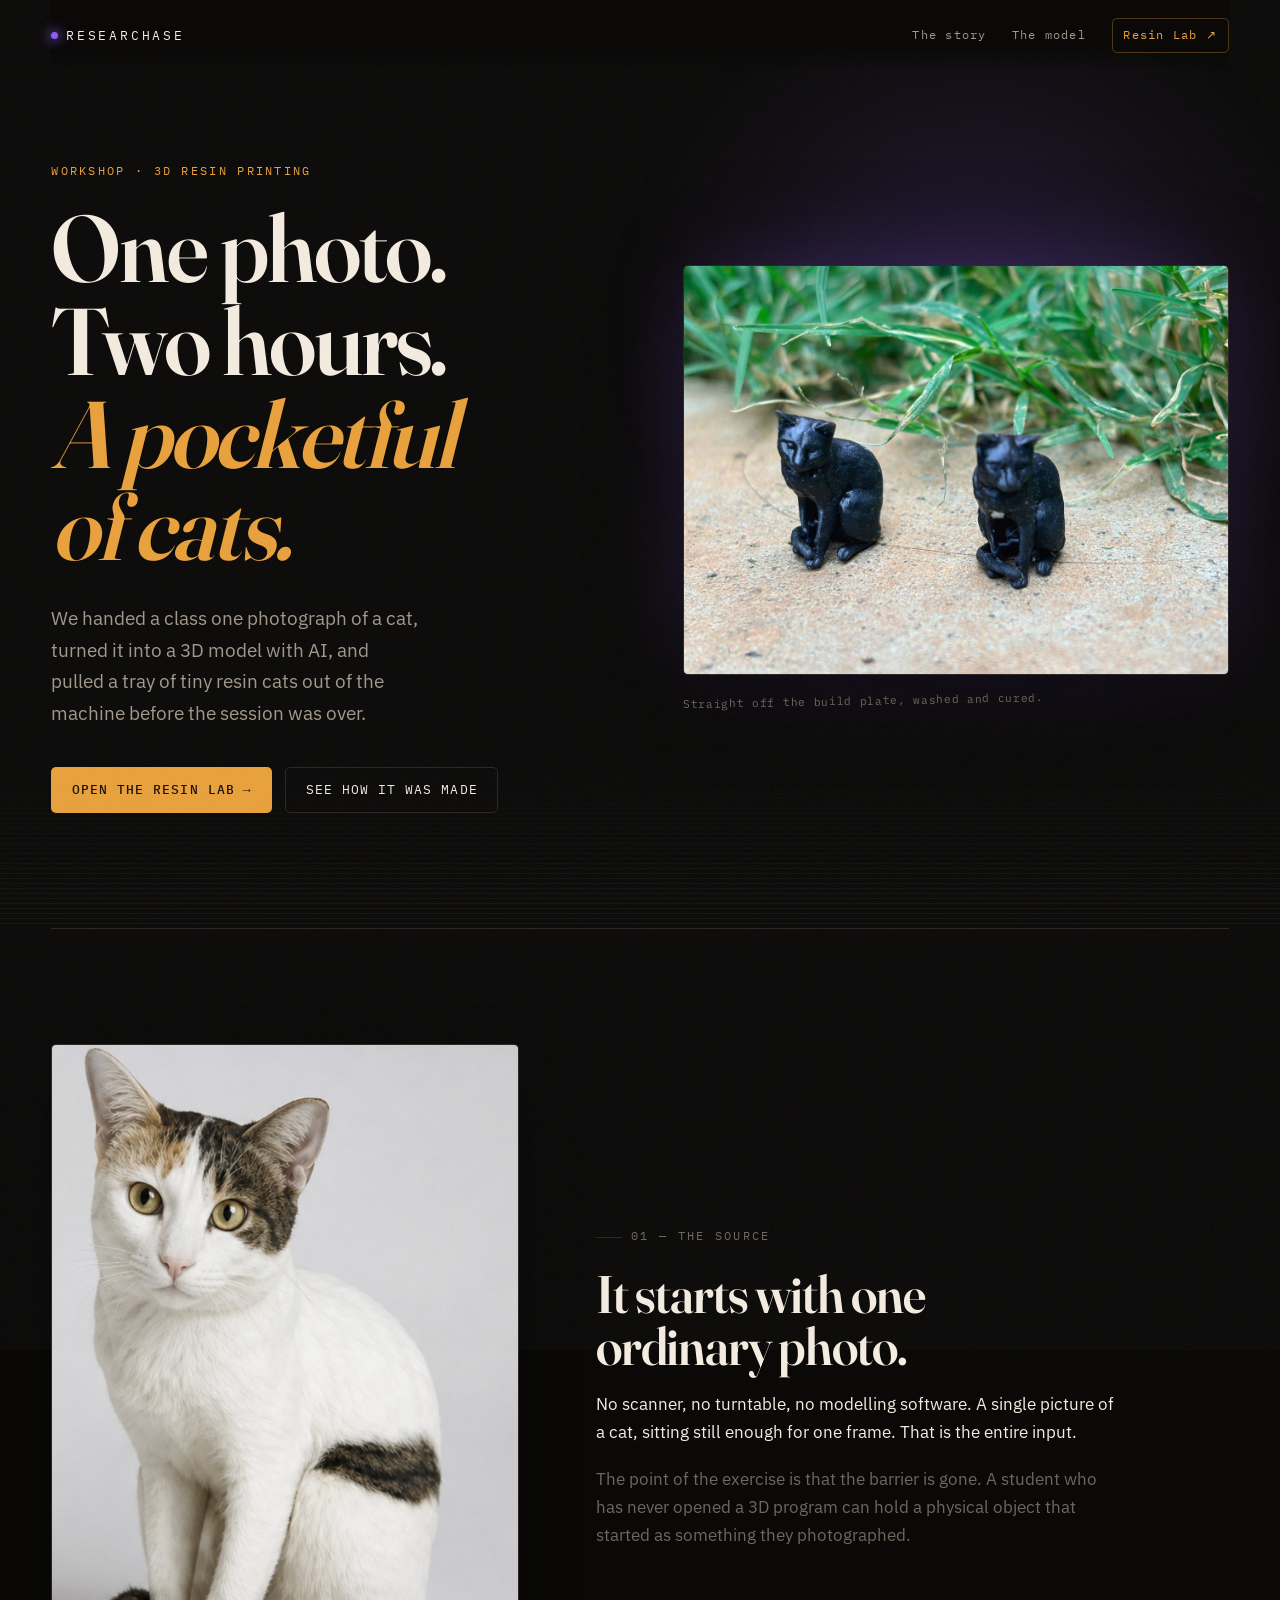
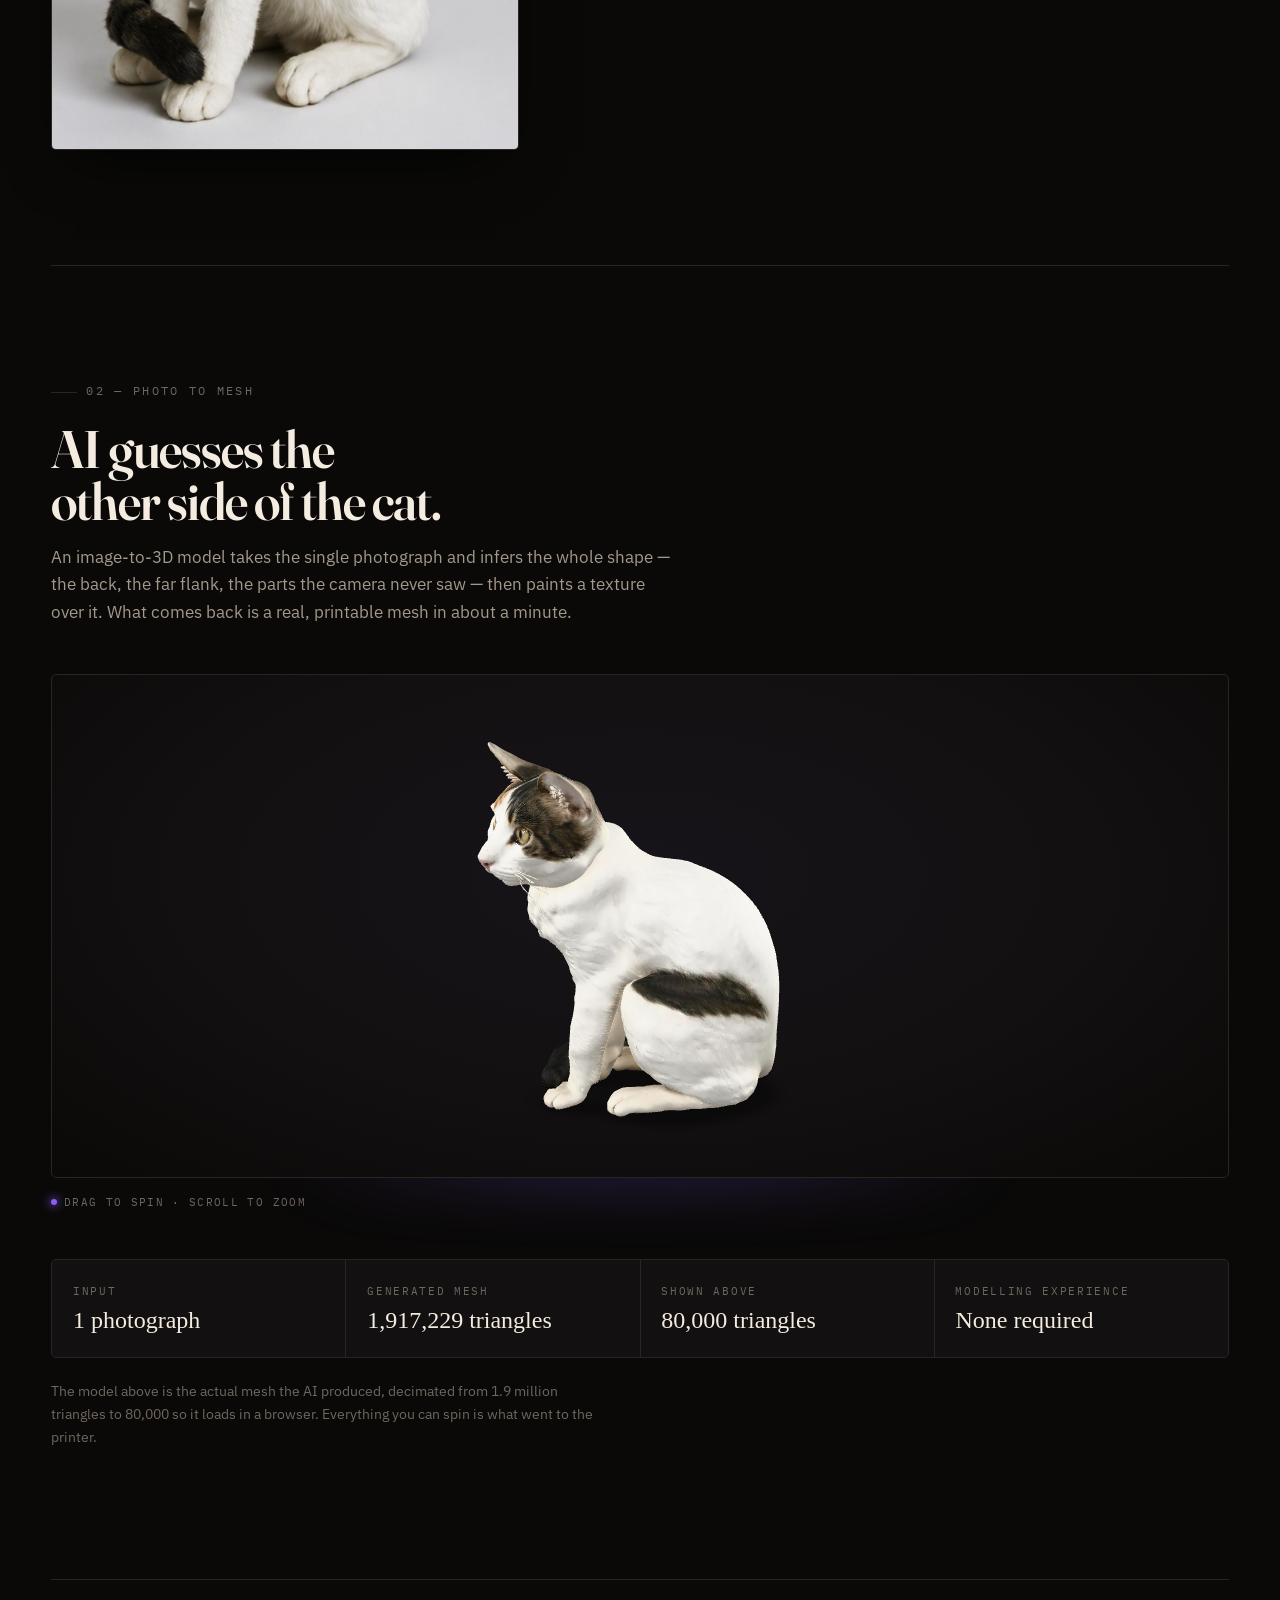
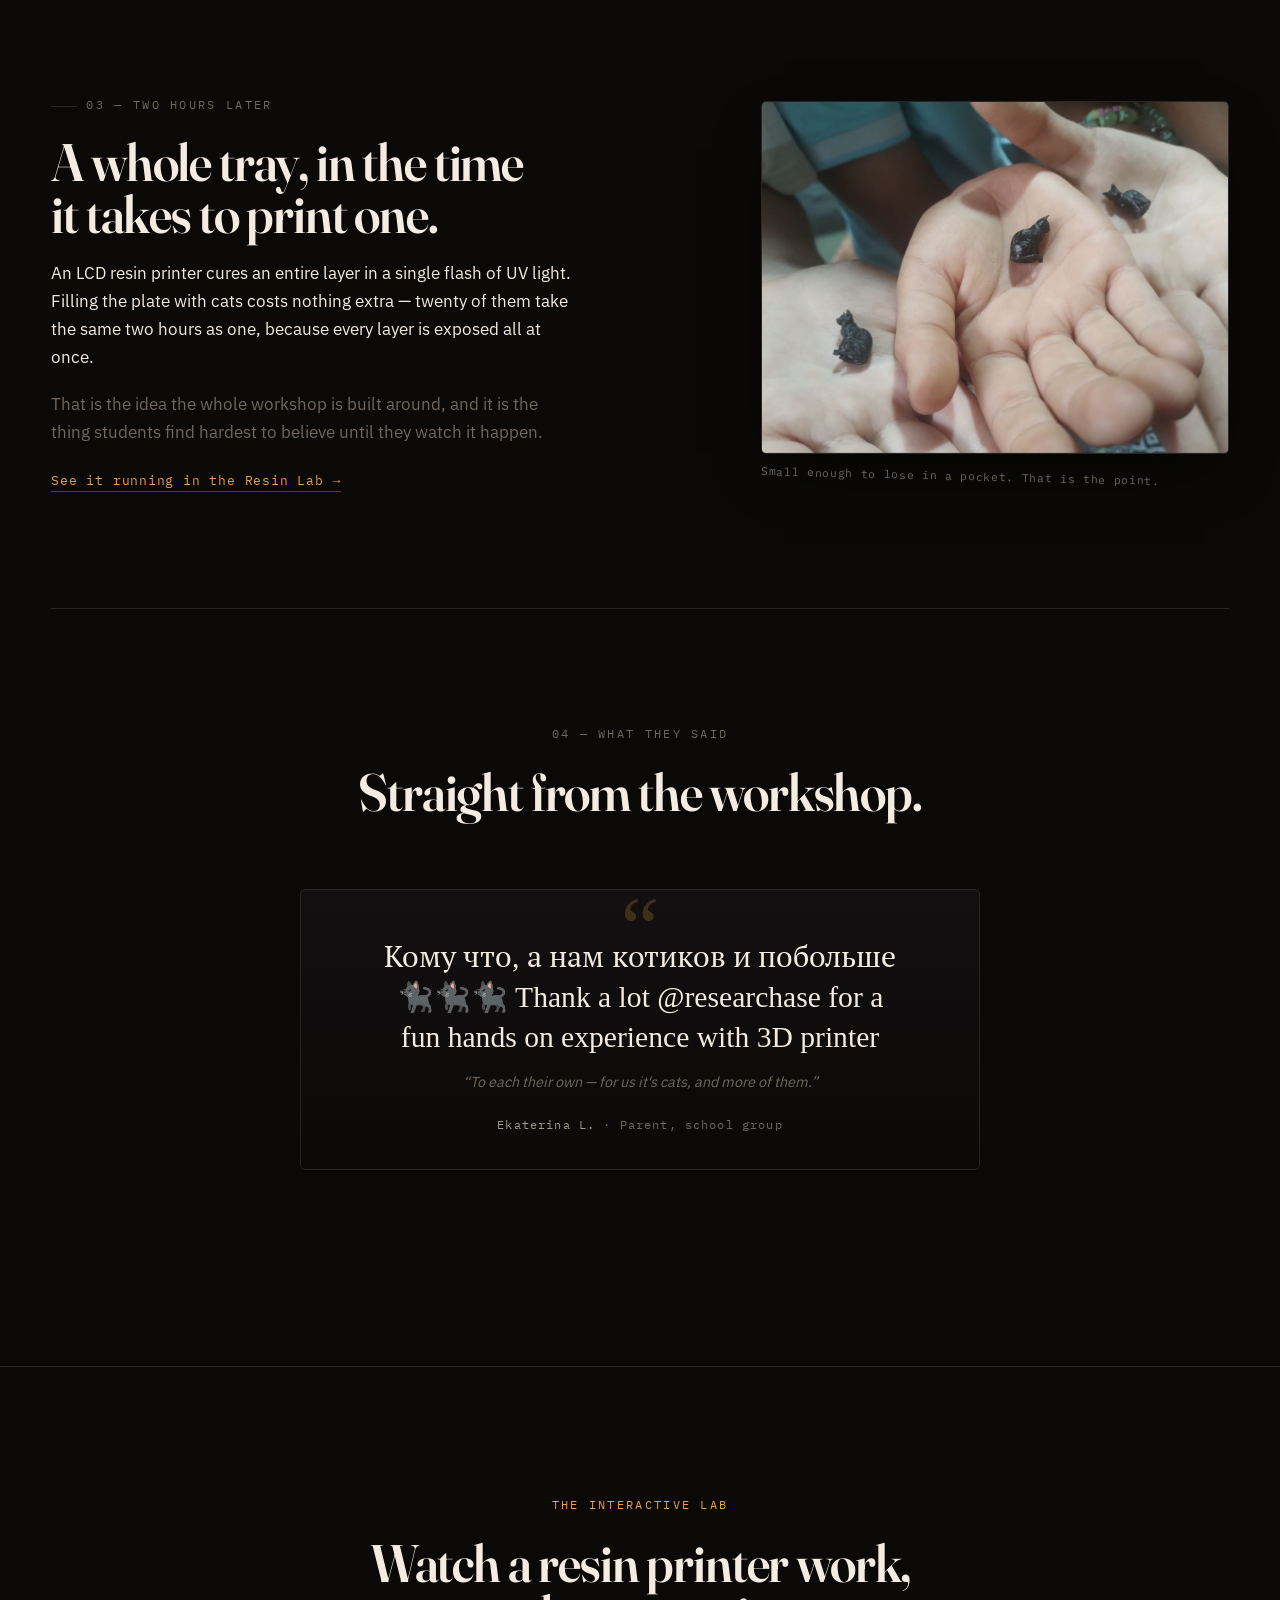
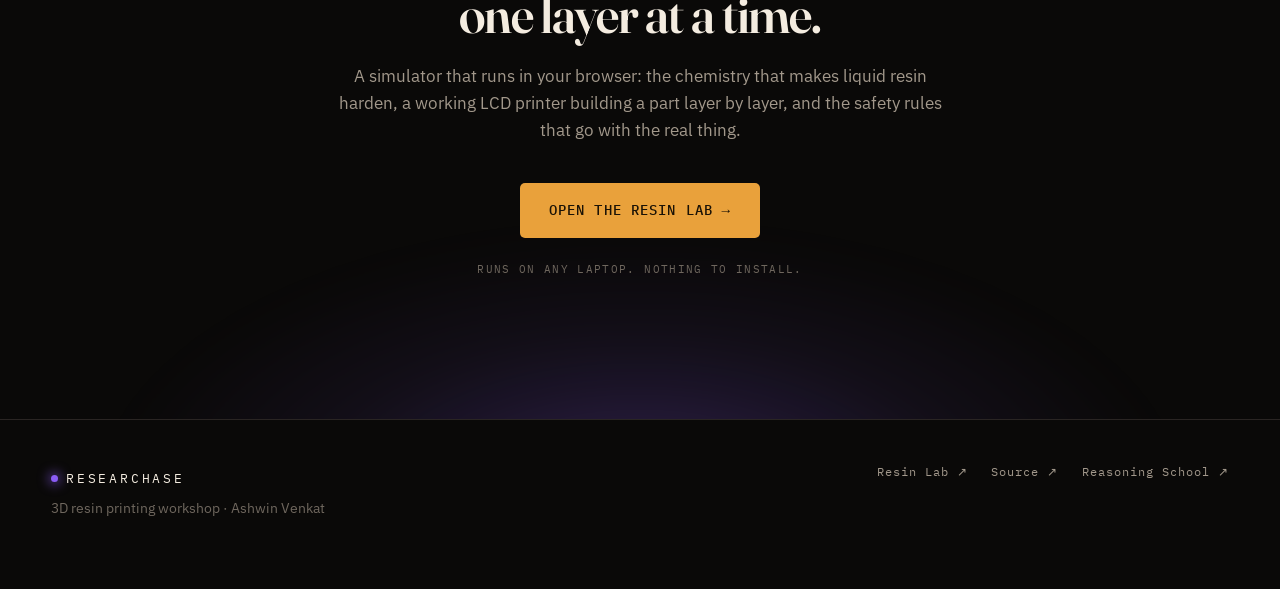
<file: index.html>
<!doctype html>
<html lang="en">
<head>
<meta charset="utf-8">
<!-- Google tag (gtag.js) — G-81ZSMSWMWG -->
<script async src="https://www.googletagmanager.com/gtag/js?id=G-81ZSMSWMWG"></script>
<script>
  window.dataLayer = window.dataLayer || [];
  function gtag(){dataLayer.push(arguments);}

  // Consent Mode v2. Ads storage stays off everywhere — nothing here runs ads.
  gtag('consent', 'default', {
    'ad_storage': 'denied',
    'ad_user_data': 'denied',
    'ad_personalization': 'denied',
    'analytics_storage': 'granted'
  });
  // EEA/UK/CH: no analytics cookie without consent. Google fills the gap with
  // modelled data instead. Swap to a consent banner if full EEA data is needed.
  gtag('consent', 'default', {
    'analytics_storage': 'denied',
    'region': ['AT','BE','BG','HR','CY','CZ','DK','EE','FI','FR','DE','GR','HU','IS','IE','IT','LV','LI','LT','LU','MT','NL','NO','PL','PT','RO','SK','SI','ES','SE','GB','CH']
  });

  gtag('js', new Date());
  gtag('config', 'G-81ZSMSWMWG');
</script>
<meta name="viewport" content="width=device-width, initial-scale=1">
<title>One photo, two hours, a pocketful of cats — Researchase</title>
<meta name="description" content="How a Researchase workshop turned a photograph of a cat into a 3D model with AI, then resin-printed a tray of them in two hours.">
<meta property="og:title" content="One photo, two hours, a pocketful of cats">
<meta property="og:description" content="A Researchase 3D resin printing workshop: photo → AI 3D model → a tray of tiny cats.">
<meta property="og:image" content="assets/printed-cats.jpg">
<meta property="og:type" content="website">
<link rel="icon" href="data:image/svg+xml,<svg xmlns='http://www.w3.org/2000/svg' viewBox='0 0 100 100'><text y='.9em' font-size='90'>🐈‍⬛</text></svg>">
<link rel="preload" href="assets/fonts/fraunces-400_700.woff2" as="font" type="font/woff2" crossorigin>
<link rel="stylesheet" href="assets/fonts.css?v=6">
<link rel="stylesheet" href="styles.css?v=6">
</head>
<body>

<div class="grain" aria-hidden="true"></div>

<header class="topbar">
  <a class="mark" href="#top">
    <span class="mark-dot" aria-hidden="true"></span>
    Researchase
  </a>
  <nav class="topnav">
    <a href="#story">The story</a>
    <a href="#model">The model</a>
    <a class="topnav-cta" href="https://researchase.github.io/resin-printing-workshop/lab/" target="_blank" rel="noopener">Resin Lab <span aria-hidden="true">↗</span></a>
  </nav>
</header>

<main id="top">

  <!-- ============================ HERO ============================ -->
  <section class="hero">
    <div class="hero-glow" aria-hidden="true"></div>
    <div class="hero-inner">
      <div class="hero-copy">
        <p class="kicker reveal" style="--d:0ms">Workshop · 3D resin printing</p>
        <h1 class="reveal" style="--d:80ms">
          One photo.<br>
          Two hours.<br>
          <em>A pocketful<br>of cats.</em>
        </h1>
        <p class="lede reveal" style="--d:200ms">
          We handed a class one photograph of a cat, turned it into a 3D model with AI,
          and pulled a tray of tiny resin cats out of the machine before the session was over.
        </p>
        <div class="hero-actions reveal" style="--d:300ms">
          <a class="btn btn-primary" href="https://researchase.github.io/resin-printing-workshop/lab/" target="_blank" rel="noopener">
            Open the Resin Lab
            <span class="btn-arrow" aria-hidden="true">→</span>
          </a>
          <a class="btn btn-ghost" href="#story">See how it was made</a>
        </div>
      </div>

      <figure class="hero-shot reveal" style="--d:380ms">
        <img src="assets/printed-cats.jpg" width="1280" height="960"
             alt="Two small black resin-printed cats standing on a stone paving slab in front of grass.">
        <figcaption>Straight off the build plate, washed and cured.</figcaption>
      </figure>
    </div>
    <div class="layerlines" aria-hidden="true"></div>
  </section>

  <!-- ============================ 01 SOURCE ============================ -->
  <section class="step" id="story">
    <div class="step-grid">
      <figure class="shot shot-tilt-l">
        <img src="assets/source-cat.jpg" width="854" height="1290" loading="lazy"
             alt="Photograph of a white cat with tabby markings, sitting and facing the camera.">
      </figure>
      <div class="step-copy">
        <p class="stepno">01 — the source</p>
        <h2>It starts with one ordinary photo.</h2>
        <p>
          No scanner, no turntable, no modelling software. A single picture of a cat,
          sitting still enough for one frame. That is the entire input.
        </p>
        <p class="muted">
          The point of the exercise is that the barrier is gone. A student who has never
          opened a 3D program can hold a physical object that started as something they
          photographed.
        </p>
      </div>
    </div>
  </section>

  <!-- ============================ 02 AI → 3D ============================ -->
  <section class="step step-model" id="model">
    <div class="model-head">
      <p class="stepno">02 — photo to mesh</p>
      <h2>AI guesses the other side of the cat.</h2>
      <p class="lede-2">
        An image-to-3D model takes the single photograph and infers the whole shape — the
        back, the far flank, the parts the camera never saw — then paints a texture over it.
        What comes back is a real, printable mesh in about a minute.
      </p>
    </div>

    <div class="viewer-wrap">
      <div class="viewer-glow" aria-hidden="true"></div>
      <model-viewer
        src="assets/cat.glb"
        alt="Interactive 3D model of a cat, generated from a single photograph."
        camera-controls
        auto-rotate
        rotation-per-second="16deg"
        interaction-prompt="none"
        shadow-intensity="0.9"
        shadow-softness="0.8"
        exposure="1.15"
        environment-image="neutral"
        camera-orbit="25deg 78deg auto"
        camera-target="auto auto auto"
        min-field-of-view="16deg"
        max-field-of-view="38deg"
        touch-action="pan-y"
        loading="lazy">
        <div class="poster" slot="poster">
          <span class="spinner" aria-hidden="true"></span>
          <span>loading the mesh…</span>
        </div>
        <div class="viewer-hint" slot="interaction-prompt">drag to spin</div>
      </model-viewer>
      <p class="viewer-cap">
        <span class="dot" aria-hidden="true"></span>
        Drag to spin · scroll to zoom
      </p>
    </div>

    <div class="specs">
      <div class="spec">
        <span class="spec-k">Input</span>
        <span class="spec-v">1 photograph</span>
      </div>
      <div class="spec">
        <span class="spec-k">Generated mesh</span>
        <span class="spec-v">1,917,229 triangles</span>
      </div>
      <div class="spec">
        <span class="spec-k">Shown above</span>
        <span class="spec-v">80,000 triangles</span>
      </div>
      <div class="spec">
        <span class="spec-k">Modelling experience</span>
        <span class="spec-v">None required</span>
      </div>
    </div>
    <p class="footnote">
      The model above is the actual mesh the AI produced, decimated from 1.9 million
      triangles to 80,000 so it loads in a browser. Everything you can spin is what went
      to the printer.
    </p>
  </section>

  <!-- ============================ 03 PRINTED ============================ -->
  <section class="step step-print">
    <div class="step-grid step-grid-rev">
      <div class="step-copy">
        <p class="stepno">03 — two hours later</p>
        <h2>A whole tray, in the time it takes to print one.</h2>
        <p>
          An LCD resin printer cures an entire layer in a single flash of UV light. Filling
          the plate with cats costs nothing extra — twenty of them take the same two hours
          as one, because every layer is exposed all at once.
        </p>
        <p class="muted">
          That is the idea the whole workshop is built around, and it is the thing students
          find hardest to believe until they watch it happen.
        </p>
        <a class="inline-link" href="https://researchase.github.io/resin-printing-workshop/lab/" target="_blank" rel="noopener">See it running in the Resin Lab →</a>
      </div>
      <figure class="shot shot-tilt-r">
        <img src="assets/cats-in-hands.jpg" width="1280" height="964" loading="lazy"
             alt="Two children's open hands holding three tiny black resin-printed cats.">
        <figcaption>Small enough to lose in a pocket. That is the point.</figcaption>
      </figure>
    </div>
  </section>

  <!-- ============================ TESTIMONIALS ============================ -->
  <section class="voices" id="voices">
    <p class="stepno center">04 — what they said</p>
    <h2 class="center">Straight from the workshop.</h2>
    <div class="quote-grid" id="quote-grid"><!-- rendered from QUOTES in app.js --></div>
  </section>

  <!-- ============================ CTA ============================ -->
  <section class="cta">
    <div class="cta-glow" aria-hidden="true"></div>
    <div class="cta-inner">
      <p class="kicker">The interactive lab</p>
      <h2>Watch a resin printer work,<br>one layer at a time.</h2>
      <p class="lede-2">
        A simulator that runs in your browser: the chemistry that makes liquid resin harden,
        a working LCD printer building a part layer by layer, and the safety rules that go
        with the real thing.
      </p>
      <a class="btn btn-primary btn-lg" href="https://researchase.github.io/resin-printing-workshop/lab/" target="_blank" rel="noopener">
        Open the Resin Lab
        <span class="btn-arrow" aria-hidden="true">→</span>
      </a>
      <p class="cta-note">Runs on any laptop. Nothing to install.</p>
    </div>
  </section>

</main>

<footer class="foot">
  <div class="foot-inner">
    <div>
      <p class="mark mark-foot"><span class="mark-dot" aria-hidden="true"></span>Researchase</p>
      <p class="muted small">3D resin printing workshop · Ashwin Venkat</p>
    </div>
    <nav class="foot-links">
      <a href="https://researchase.github.io/resin-printing-workshop/lab/" target="_blank" rel="noopener">Resin Lab ↗</a>
      <a href="https://github.com/researchase/resin-printing-workshop" target="_blank" rel="noopener noreferrer">Source ↗</a>
      <a href="https://reasoning.school" target="_blank" rel="noopener noreferrer">Reasoning School ↗</a>
    </nav>
  </div>
</footer>

<script type="module" src="assets/model-viewer.min.js"></script>
<script src="app.js?v=6"></script>
</body>
</html>
</file>
<file: assets/fonts.css>
/* Fraunces & IBM Plex - SIL Open Font License 1.1, self-hosted */
@font-face {
  font-family: 'Fraunces';
  font-style: normal;
  font-weight: 400 700;
  font-display: swap;
  src: url(./fonts/fraunces-400_700.woff2) format('woff2');
  unicode-range: U+0000-00FF, U+0131, U+0152-0153, U+02BB-02BC, U+02C6, U+02DA, U+02DC, U+0304, U+0308, U+0329, U+2000-206F, U+20AC, U+2122, U+2191, U+2193, U+2212, U+2215, U+FEFF, U+FFFD;
}
@font-face {
  font-family: 'IBM Plex Mono';
  font-style: normal;
  font-weight: 400;
  font-display: swap;
  src: url(./fonts/ibmplexmono-400.woff2) format('woff2');
  unicode-range: U+0000-00FF, U+0131, U+0152-0153, U+02BB-02BC, U+02C6, U+02DA, U+02DC, U+0304, U+0308, U+0329, U+2000-206F, U+20AC, U+2122, U+2191, U+2193, U+2212, U+2215, U+FEFF, U+FFFD;
}
@font-face {
  font-family: 'IBM Plex Mono';
  font-style: normal;
  font-weight: 500;
  font-display: swap;
  src: url(./fonts/ibmplexmono-500.woff2) format('woff2');
  unicode-range: U+0000-00FF, U+0131, U+0152-0153, U+02BB-02BC, U+02C6, U+02DA, U+02DC, U+0304, U+0308, U+0329, U+2000-206F, U+20AC, U+2122, U+2191, U+2193, U+2212, U+2215, U+FEFF, U+FFFD;
}
@font-face {
  font-family: 'IBM Plex Sans';
  font-style: normal;
  font-weight: 400;
  font-stretch: 100%;
  font-display: swap;
  src: url(./fonts/ibmplexsans-400.woff2) format('woff2');
  unicode-range: U+0000-00FF, U+0131, U+0152-0153, U+02BB-02BC, U+02C6, U+02DA, U+02DC, U+0304, U+0308, U+0329, U+2000-206F, U+20AC, U+2122, U+2191, U+2193, U+2212, U+2215, U+FEFF, U+FFFD;
}
@font-face {
  font-family: 'IBM Plex Sans';
  font-style: normal;
  font-weight: 500;
  font-stretch: 100%;
  font-display: swap;
  src: url(./fonts/ibmplexsans-500.woff2) format('woff2');
  unicode-range: U+0000-00FF, U+0131, U+0152-0153, U+02BB-02BC, U+02C6, U+02DA, U+02DC, U+0304, U+0308, U+0329, U+2000-206F, U+20AC, U+2122, U+2191, U+2193, U+2212, U+2215, U+FEFF, U+FFFD;
}
@font-face {
  font-family: 'IBM Plex Sans';
  font-style: normal;
  font-weight: 600;
  font-stretch: 100%;
  font-display: swap;
  src: url(./fonts/ibmplexsans-600.woff2) format('woff2');
  unicode-range: U+0000-00FF, U+0131, U+0152-0153, U+02BB-02BC, U+02C6, U+02DA, U+02DC, U+0304, U+0308, U+0329, U+2000-206F, U+20AC, U+2122, U+2191, U+2193, U+2212, U+2215, U+FEFF, U+FFFD;
}

/* Cyrillic coverage: Fraunces has none, so PT Serif fills that range */
@font-face {
  font-family: 'Fraunces';
  font-style: normal;
  font-weight: 400;
  font-display: swap;
  src: url(./fonts/ptserif-cyr-400.woff2) format('woff2');
  unicode-range: U+0301, U+0400-045F, U+0490-0491, U+04B0-04B1, U+2116;
}
@font-face {
  font-family: 'Fraunces';
  font-style: normal;
  font-weight: 700;
  font-display: swap;
  src: url(./fonts/ptserif-cyr-700.woff2) format('woff2');
  unicode-range: U+0301, U+0400-045F, U+0490-0491, U+04B0-04B1, U+2116;
}
@font-face {
  font-family: 'IBM Plex Sans';
  font-style: normal;
  font-weight: 400;
  font-stretch: 100%;
  font-display: swap;
  src: url(./fonts/ibmplexsans-cyr-400.woff2) format('woff2');
  unicode-range: U+0301, U+0400-045F, U+0490-0491, U+04B0-04B1, U+2116;
}
@font-face {
  font-family: 'IBM Plex Sans';
  font-style: normal;
  font-weight: 500;
  font-stretch: 100%;
  font-display: swap;
  src: url(./fonts/ibmplexsans-cyr-500.woff2) format('woff2');
  unicode-range: U+0301, U+0400-045F, U+0490-0491, U+04B0-04B1, U+2116;
}
@font-face {
  font-family: 'IBM Plex Sans';
  font-style: normal;
  font-weight: 600;
  font-stretch: 100%;
  font-display: swap;
  src: url(./fonts/ibmplexsans-cyr-600.woff2) format('woff2');
  unicode-range: U+0301, U+0400-045F, U+0490-0491, U+04B0-04B1, U+2116;
}
</file>
<file: styles.css>
/* =========================================================================
   Researchase — 3D resin printing workshop
   Darkroom palette: the inside of a resin vat. Warm near-black, cured-resin
   cream, amber for the material, 405 nm violet for the light.
   ========================================================================= */

:root {
  --ink:        #0a0908;
  --ink-2:      #121010;
  --ink-3:      #1a1716;
  --line:       #2a2523;
  --cream:      #f4ece0;
  --dim:        #a2988b;
  --dimmer:     #6f675e;
  --amber:      #e9a13b;
  --amber-soft: #f6cd8b;
  --uv:         #8b5cf6;
  --uv-soft:    #b79bff;

  --shell: min(1240px, 92vw);
  --rad: 5px;

  --font-display: "Fraunces", Georgia, "Times New Roman", serif;
  --font-body: "IBM Plex Sans", system-ui, -apple-system, sans-serif;
  --font-mono: "IBM Plex Mono", ui-monospace, "SF Mono", Menlo, monospace;
}

* { box-sizing: border-box; }

html { scroll-behavior: smooth; }
@media (prefers-reduced-motion: reduce) { html { scroll-behavior: auto; } }

body {
  margin: 0;
  background: var(--ink);
  color: var(--cream);
  font-family: var(--font-body);
  font-size: 17px;
  line-height: 1.65;
  -webkit-font-smoothing: antialiased;
  overflow-x: hidden;
}

img { max-width: 100%; height: auto; display: block; }

h1, h2 {
  font-family: var(--font-display);
  font-weight: 600;
  font-variation-settings: "SOFT" 12, "WONK" 1, "opsz" 108;
  letter-spacing: -0.022em;
  line-height: 0.98;
  margin: 0;
  text-wrap: balance;
}

h1 { font-size: clamp(2.9rem, 7.4vw, 6.1rem); }
h2 { font-size: clamp(2rem, 4.2vw, 3.3rem); }

h1 em {
  font-style: italic;
  color: var(--amber);
  font-variation-settings: "SOFT" 30, "WONK" 1, "opsz" 144;
}

p { margin: 0 0 1.1em; }

/* ---------- shared bits ---------- */

.kicker, .stepno {
  font-family: var(--font-mono);
  font-size: 0.72rem;
  letter-spacing: 0.2em;
  text-transform: uppercase;
  color: var(--amber);
  margin: 0 0 1.4rem;
}
.stepno { color: var(--dimmer); }
.stepno::before {
  content: "";
  display: inline-block;
  width: 26px;
  height: 1px;
  background: var(--line);
  vertical-align: middle;
  margin-right: 0.8em;
}
.center { text-align: center; }
.stepno.center::before { display: none; }

.lede {
  font-size: clamp(1.06rem, 1.5vw, 1.3rem);
  color: var(--dim);
  max-width: 34ch;
  margin-top: 1.8rem;
}
.lede-2 {
  font-size: clamp(1rem, 1.3vw, 1.15rem);
  color: var(--dim);
  max-width: 62ch;
}
.muted { color: var(--dimmer); }
.small { font-size: 0.85rem; }

.btn {
  display: inline-flex;
  align-items: center;
  gap: 0.6em;
  padding: 0.85em 1.5em;
  border-radius: var(--rad);
  font-family: var(--font-mono);
  font-size: 0.82rem;
  letter-spacing: 0.08em;
  text-transform: uppercase;
  text-decoration: none;
  border: 1px solid transparent;
  transition: transform .25s cubic-bezier(.2,.8,.3,1), background-color .25s, border-color .25s, color .25s;
}
.btn-primary {
  background: var(--amber);
  color: #1a1206;
  font-weight: 500;
}
.btn-primary:hover { background: var(--amber-soft); transform: translateY(-2px); }
.btn-ghost {
  color: var(--cream);
  border-color: var(--line);
}
.btn-ghost:hover { border-color: var(--dim); transform: translateY(-2px); }
.btn-lg { padding: 1.05em 2em; font-size: 0.88rem; }
.btn-arrow { transition: transform .25s cubic-bezier(.2,.8,.3,1); }
.btn:hover .btn-arrow { transform: translateX(4px); }

.inline-link {
  font-family: var(--font-mono);
  font-size: 0.82rem;
  letter-spacing: 0.06em;
  color: var(--amber);
  text-decoration: none;
  border-bottom: 1px solid rgba(233,161,59,.35);
  padding-bottom: 2px;
  transition: border-color .25s, color .25s;
}
.inline-link:hover { color: var(--amber-soft); border-color: var(--amber-soft); }

/* film grain over everything */
.grain {
  position: fixed;
  inset: -50%;
  pointer-events: none;
  z-index: 9;
  opacity: 0.05;
  background-image: url("data:image/svg+xml,%3Csvg xmlns='http://www.w3.org/2000/svg' width='220' height='220'%3E%3Cfilter id='n'%3E%3CfeTurbulence type='fractalNoise' baseFrequency='.85' numOctaves='3'/%3E%3C/filter%3E%3Crect width='220' height='220' filter='url(%23n)'/%3E%3C/svg%3E");
}

/* the layer-line motif: a resin print, seen edge on */
.layerlines {
  position: absolute;
  inset: auto 0 0 0;
  height: 180px;
  pointer-events: none;
  background-image: repeating-linear-gradient(
    to bottom,
    rgba(244,236,224,.05) 0 1px,
    transparent 1px 5px
  );
  -webkit-mask-image: linear-gradient(to bottom, transparent, #000);
  mask-image: linear-gradient(to bottom, transparent, #000);
}

/* ---------- top bar ---------- */

.topbar {
  position: sticky;
  top: 0;
  z-index: 20;
  display: flex;
  align-items: center;
  justify-content: space-between;
  gap: 1rem;
  width: var(--shell);
  margin: 0 auto;
  padding: 1.15rem 0;
  background: linear-gradient(to bottom, var(--ink) 62%, transparent);
}
.mark {
  display: inline-flex;
  align-items: center;
  gap: 0.6em;
  font-family: var(--font-mono);
  font-size: 0.8rem;
  letter-spacing: 0.22em;
  text-transform: uppercase;
  color: var(--cream);
  text-decoration: none;
  margin: 0;
}
.mark-dot {
  width: 7px; height: 7px;
  border-radius: 50%;
  background: var(--uv);
  box-shadow: 0 0 12px 2px rgba(139,92,246,.7);
}
.topnav { display: flex; align-items: center; gap: 1.6rem; }
.topnav a {
  font-family: var(--font-mono);
  font-size: 0.76rem;
  letter-spacing: 0.1em;
  color: var(--dim);
  text-decoration: none;
  transition: color .2s;
}
.topnav a:hover { color: var(--cream); }
.topnav-cta {
  color: var(--amber) !important;
  border: 1px solid rgba(233,161,59,.3);
  border-radius: var(--rad);
  padding: 0.5em 0.9em;
}
.topnav-cta:hover { background: rgba(233,161,59,.09); }

/* ---------- hero ---------- */

.hero { position: relative; padding: clamp(3rem, 7vw, 6rem) 0 clamp(4rem, 9vw, 8rem); }
.hero-glow {
  position: absolute;
  top: -14%;
  right: -6%;
  width: min(760px, 78vw);
  aspect-ratio: 1;
  background: radial-gradient(circle, rgba(139,92,246,.20), rgba(139,92,246,.05) 45%, transparent 68%);
  filter: blur(14px);
  pointer-events: none;
}
.hero-inner {
  position: relative;
  width: var(--shell);
  margin: 0 auto;
  display: grid;
  grid-template-columns: 1.02fr 0.98fr;
  gap: clamp(2rem, 5vw, 4.5rem);
  align-items: center;
}
.hero-copy { position: relative; z-index: 2; }
.hero-actions { display: flex; flex-wrap: wrap; gap: 0.8rem; margin-top: 2.4rem; }

.hero-shot {
  margin: 0;
  position: relative;
  transform: rotate(1.1deg);
}
.hero-shot img {
  border-radius: var(--rad);
  border: 1px solid var(--line);
  box-shadow:
    0 30px 70px -20px rgba(0,0,0,.85),
    0 0 90px -30px rgba(139,92,246,.5);
}
.hero-shot figcaption,
.shot figcaption {
  font-family: var(--font-mono);
  font-size: 0.7rem;
  letter-spacing: 0.06em;
  color: var(--dimmer);
  margin-top: 0.9rem;
  transform: rotate(-1.1deg);
}

/* ---------- steps ---------- */

.step {
  position: relative;
  width: var(--shell);
  margin: 0 auto;
  padding: clamp(4rem, 9vw, 8rem) 0;
  border-top: 1px solid var(--line);
}
.step-grid {
  display: grid;
  grid-template-columns: 0.85fr 1.15fr;
  gap: clamp(2rem, 6vw, 5rem);
  align-items: center;
}
.step-grid-rev { grid-template-columns: 1.15fr 0.85fr; }
.step-copy h2 { margin-bottom: 1.2rem; }
.step-copy p { max-width: 52ch; }

.shot { margin: 0; }
.shot img {
  border-radius: var(--rad);
  border: 1px solid var(--line);
  box-shadow: 0 24px 60px -24px rgba(0,0,0,.9);
}
.shot-tilt-l { transform: rotate(-1.4deg); }
.shot-tilt-r { transform: rotate(1.4deg); }
.shot-tilt-l figcaption, .shot-tilt-r figcaption { transform: rotate(1.4deg); }

/* ---------- the 3D viewer ---------- */

.step-model { text-align: left; }
.model-head { max-width: 66ch; margin-bottom: clamp(2rem, 4vw, 3rem); }
.model-head h2 { margin-bottom: 1.1rem; }

.viewer-wrap { position: relative; }
.viewer-glow {
  position: absolute;
  inset: 8% 12% 2%;
  background: radial-gradient(ellipse at 50% 70%, rgba(139,92,246,.26), transparent 62%);
  filter: blur(24px);
  pointer-events: none;
}
model-viewer {
  position: relative;
  display: block;
  width: 100%;
  height: clamp(380px, 56vh, 620px);
  background: radial-gradient(ellipse at 50% 40%, #17141a 0%, var(--ink-2) 55%, var(--ink) 100%);
  border: 1px solid var(--line);
  border-radius: var(--rad);
  --poster-color: transparent;
}
.poster {
  display: flex;
  align-items: center;
  justify-content: center;
  gap: 0.8em;
  height: 100%;
  font-family: var(--font-mono);
  font-size: 0.78rem;
  letter-spacing: 0.1em;
  color: var(--dimmer);
  background: var(--ink-2);
}
.spinner {
  width: 13px; height: 13px;
  border: 2px solid rgba(139,92,246,.25);
  border-top-color: var(--uv);
  border-radius: 50%;
  animation: spin 0.9s linear infinite;
}
@keyframes spin { to { transform: rotate(360deg); } }

.viewer-hint {
  font-family: var(--font-mono);
  font-size: 0.72rem;
  letter-spacing: 0.12em;
  text-transform: uppercase;
  color: var(--cream);
  background: rgba(10,9,8,.8);
  border: 1px solid var(--line);
  border-radius: 100px;
  padding: 0.5em 1em;
  backdrop-filter: blur(6px);
}
.viewer-cap {
  font-family: var(--font-mono);
  font-size: 0.7rem;
  letter-spacing: 0.12em;
  text-transform: uppercase;
  color: var(--dimmer);
  margin: 0.9rem 0 0;
  display: flex;
  align-items: center;
  gap: 0.6em;
}
.dot {
  width: 6px; height: 6px;
  border-radius: 50%;
  background: var(--uv);
  box-shadow: 0 0 10px 1px rgba(139,92,246,.8);
  animation: pulse 2.6s ease-in-out infinite;
}
@keyframes pulse { 0%,100% { opacity: .45 } 50% { opacity: 1 } }

.specs {
  display: grid;
  grid-template-columns: repeat(4, 1fr);
  gap: 1px;
  background: var(--line);
  border: 1px solid var(--line);
  border-radius: var(--rad);
  margin-top: clamp(2rem, 4vw, 3rem);
  overflow: hidden;
}
.spec {
  background: var(--ink-2);
  padding: 1.4rem 1.3rem;
  display: flex;
  flex-direction: column;
  gap: 0.45rem;
}
.spec-k {
  font-family: var(--font-mono);
  font-size: 0.66rem;
  letter-spacing: 0.16em;
  text-transform: uppercase;
  color: var(--dimmer);
}
.spec-v {
  font-family: var(--font-display);
  font-size: clamp(1.15rem, 1.9vw, 1.5rem);
  font-variation-settings: "SOFT" 12, "opsz" 90;
  color: var(--cream);
  line-height: 1.15;
}
.footnote {
  font-size: 0.86rem;
  color: var(--dimmer);
  max-width: 68ch;
  margin-top: 1.4rem;
}

/* ---------- testimonials ---------- */

.voices {
  width: var(--shell);
  margin: 0 auto;
  padding: clamp(4rem, 9vw, 8rem) 0;
  border-top: 1px solid var(--line);
}
.voices h2 { margin-bottom: clamp(2.4rem, 5vw, 3.4rem); }
.quote-grid {
  display: grid;
  grid-template-columns: repeat(auto-fit, minmax(270px, 1fr));
  gap: 1.2rem;
}
.quote {
  position: relative;
  background: var(--ink-2);
  border: 1px solid var(--line);
  border-radius: var(--rad);
  padding: 2.2rem 1.7rem 1.7rem;
}
.quote::before {
  content: "\201C";
  position: absolute;
  top: 0.15em;
  left: 0.3em;
  font-family: var(--font-display);
  font-size: 4.2rem;
  line-height: 1;
  color: rgba(233,161,59,.22);
}
.quote-text {
  font-family: var(--font-display);
  font-size: 1.16rem;
  font-variation-settings: "SOFT" 20, "opsz" 60;
  line-height: 1.45;
  color: var(--cream);
  margin: 0 0 1.4rem;
  position: relative;
}
.quote-note {
  font-family: var(--font-body);
  font-size: 0.9rem;
  font-style: italic;
  color: var(--dimmer);
  margin: -0.6rem 0 1.3rem;
}
.quote-who {
  font-family: var(--font-mono);
  font-size: 0.72rem;
  letter-spacing: 0.1em;
  color: var(--dim);
  margin: 0;
}

/* one quote on its own: centred pull-quote rather than a stranded card */
.quote-grid.single {
  grid-template-columns: minmax(0, 760px);
  justify-content: center;
}
.quote-grid.single .quote {
  text-align: center;
  padding: 3rem 2.4rem 2.2rem;
  background: linear-gradient(180deg, var(--ink-2), var(--ink));
}
.quote-grid.single .quote::before {
  left: 50%;
  transform: translateX(-50%);
  font-size: 5.4rem;
  top: -0.05em;
}
.quote-grid.single .quote-text {
  font-size: clamp(1.3rem, 2.4vw, 1.85rem);
  line-height: 1.35;
  text-wrap: balance;
}
.quote-role { color: var(--dimmer); }
.quote-tag {
  display: inline-block;
  font-family: var(--font-mono);
  font-size: 0.6rem;
  letter-spacing: 0.16em;
  text-transform: uppercase;
  color: #1a1206;
  background: var(--amber-soft);
  border-radius: 3px;
  padding: 0.25em 0.6em;
  margin-bottom: 1rem;
}

/* ---------- cta ---------- */

.cta {
  position: relative;
  margin-top: clamp(2rem, 5vw, 4rem);
  padding: clamp(4.5rem, 10vw, 9rem) 0;
  border-top: 1px solid var(--line);
  overflow: hidden;
}
.cta-glow {
  position: absolute;
  left: 50%;
  bottom: -55%;
  transform: translateX(-50%);
  width: min(1100px, 120vw);
  aspect-ratio: 2 / 1;
  background: radial-gradient(ellipse at 50% 50%, rgba(139,92,246,.3), rgba(139,92,246,.07) 42%, transparent 70%);
  filter: blur(20px);
  pointer-events: none;
}
.cta-inner {
  position: relative;
  width: var(--shell);
  margin: 0 auto;
  text-align: center;
  display: flex;
  flex-direction: column;
  align-items: center;
}
.cta-inner h2 { margin-bottom: 1.4rem; }
.cta-inner .lede-2 { margin-bottom: 2.4rem; }
.cta-note {
  font-family: var(--font-mono);
  font-size: 0.7rem;
  letter-spacing: 0.12em;
  text-transform: uppercase;
  color: var(--dimmer);
  margin-top: 1.4rem;
}

/* ---------- footer ---------- */

.foot { border-top: 1px solid var(--line); padding: 2.6rem 0 3.4rem; }
.foot-inner {
  width: var(--shell);
  margin: 0 auto;
  display: flex;
  justify-content: space-between;
  align-items: flex-start;
  gap: 2rem;
  flex-wrap: wrap;
}
.mark-foot { margin-bottom: 0.5rem; }
.foot-links { display: flex; gap: 1.5rem; flex-wrap: wrap; }
.foot-links a {
  font-family: var(--font-mono);
  font-size: 0.76rem;
  letter-spacing: 0.08em;
  color: var(--dim);
  text-decoration: none;
}
.foot-links a:hover { color: var(--amber); }

/* ---------- motion ---------- */

.reveal {
  opacity: 0;
  transform: translateY(18px);
  animation: rise .9s cubic-bezier(.2,.8,.25,1) forwards;
  animation-delay: var(--d, 0ms);
}
@keyframes rise { to { opacity: 1; transform: none; } }

.io { opacity: 0; transform: translateY(26px); transition: opacity .8s ease, transform .8s cubic-bezier(.2,.8,.25,1); }
.io.in { opacity: 1; transform: none; }

@media (prefers-reduced-motion: reduce) {
  .reveal, .io { animation: none !important; opacity: 1 !important; transform: none !important; transition: none !important; }
  .dot, .spinner { animation: none !important; }
}

/* ---------- responsive ---------- */

@media (max-width: 900px) {
  .hero-inner,
  .step-grid,
  .step-grid-rev { grid-template-columns: 1fr; }
  .hero-shot { order: -1; transform: none; }
  .hero-shot figcaption, .shot figcaption { transform: none; }
  .shot-tilt-l, .shot-tilt-r { transform: none; }
  .step-grid-rev .step-copy { order: 2; }
  .specs { grid-template-columns: repeat(2, 1fr); }
  .topnav { gap: 1rem; }
  .topnav a:not(.topnav-cta) { display: none; }
}

@media (max-width: 520px) {
  body { font-size: 16px; }
  .specs { grid-template-columns: 1fr; }
  .hero-actions .btn { width: 100%; justify-content: center; }
}
</file>
